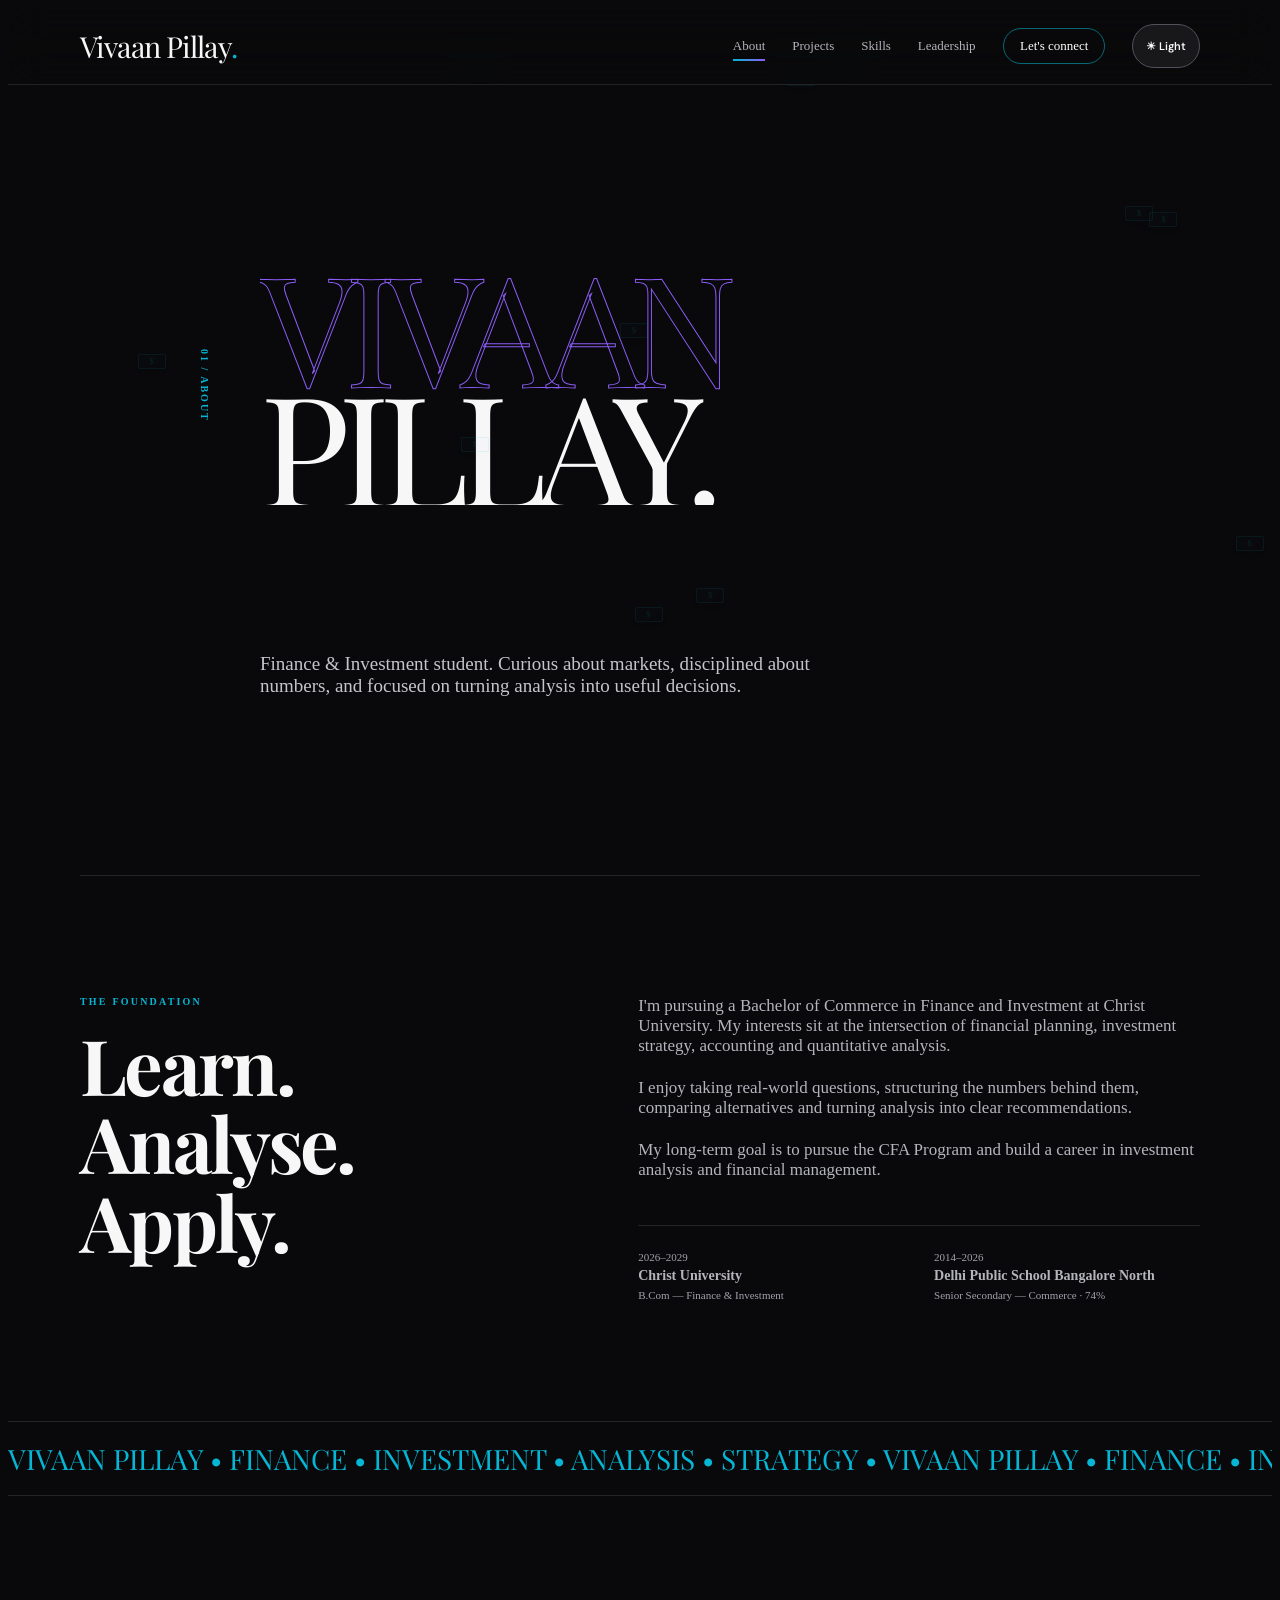
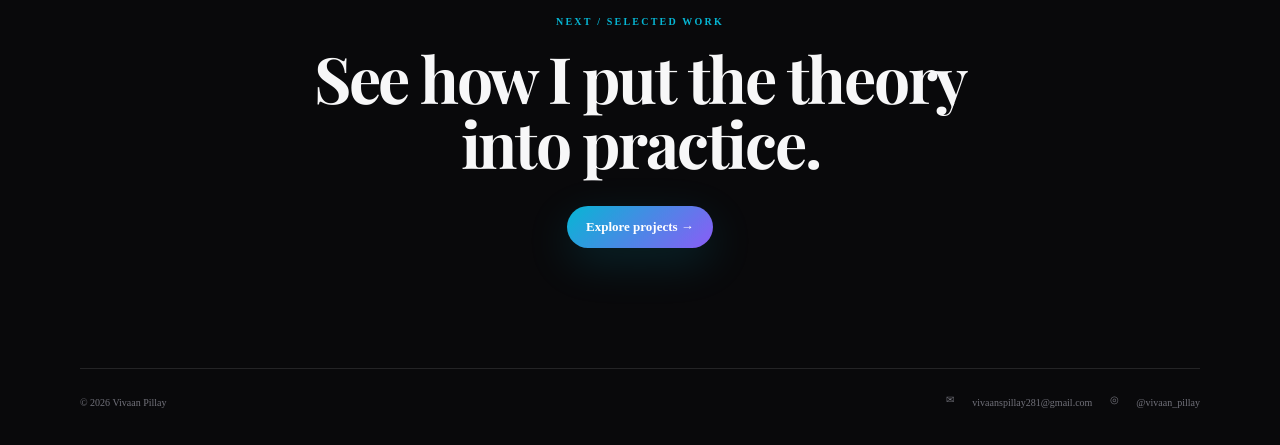
<file: about.html>
<!DOCTYPE html><html lang="en"><head><meta charset="UTF-8"><meta name="viewport" content="width=device-width,initial-scale=1.0"><title>About Vivaan Pillay | Finance & Investment</title><link rel="stylesheet" href="style.css"><style>.footer{align-items:center;gap:24px;flex-wrap:wrap}.footer-contact{display:flex;align-items:center;gap:18px;flex-wrap:wrap}.footer-contact a{display:inline-flex;align-items:center;gap:8px;color:inherit;text-decoration:none;transition:.25s}.footer-contact a:hover{color:var(--cyan)}.footer-icon{width:18px;height:18px;display:inline-block;flex:none}.footer-label{display:flex;align-items:center;gap:8px}</style></head><body class="page-about"><header class="nav-wrap"><nav class="nav container"><a class="brand" href="index.html">Vivaan Pillay<span>.</span></a><button class="menu" aria-label="Open menu">☰</button><div class="nav-links"><a href="about.html">About</a><a href="projects.html">Projects</a><a href="skills.html">Skills</a><a href="leadership.html">Leadership</a><a href="contact.html" class="nav-cta">Let's connect</a></div></nav></header><main><section class="about-hero container"><div class="about-label">01 / ABOUT</div><div class="about-title"><span class="about-outline">VIVAAN</span><span>PILLAY.</span></div><div class="about-intro">Finance & Investment student. Curious about markets, disciplined about numbers, and focused on turning analysis into useful decisions.</div></section><section class="section container split about-content"><div><p class="eyebrow">THE FOUNDATION</p><h2>Learn.<br>Analyse.<br>Apply.</h2></div><div class="about-copy"><p>I'm pursuing a Bachelor of Commerce in Finance and Investment at Christ University. My interests sit at the intersection of financial planning, investment strategy, accounting and quantitative analysis.</p><p>I enjoy taking real-world questions, structuring the numbers behind them, comparing alternatives and turning analysis into clear recommendations.</p><p>My long-term goal is to pursue the CFA Program and build a career in investment analysis and financial management.</p><div class="education"><div><span>2026–2029</span><strong>Christ University</strong><small>B.Com — Finance & Investment</small></div><div><span>2014–2026</span><strong>Delhi Public School Bangalore North</strong><small>Senior Secondary — Commerce · 74%</small></div></div></div></section><section class="about-marquee"><div>VIVAAN PILLAY • FINANCE • INVESTMENT • ANALYSIS • STRATEGY • VIVAAN PILLAY • FINANCE • INVESTMENT • ANALYSIS • STRATEGY •</div></section><section class="section container about-next"><p class="eyebrow">NEXT / SELECTED WORK</p><h2>See how I put the theory into practice.</h2><a class="button primary" href="projects.html">Explore projects →</a></section></main><footer class="footer container"><span>© 2026 Vivaan Pillay</span><div class="footer-contact"><a href="mailto:vivaanspillay281@gmail.com"><span class="footer-icon" aria-hidden="true">✉</span><span>vivaanspillay281@gmail.com</span></a><a href="https://www.instagram.com/vivaan_pillay/" target="_blank" rel="noreferrer"><span class="footer-icon" aria-hidden="true">◎</span><span>@vivaan_pillay</span></a></div></footer><script src="script.js"></script></body></html>
</file>
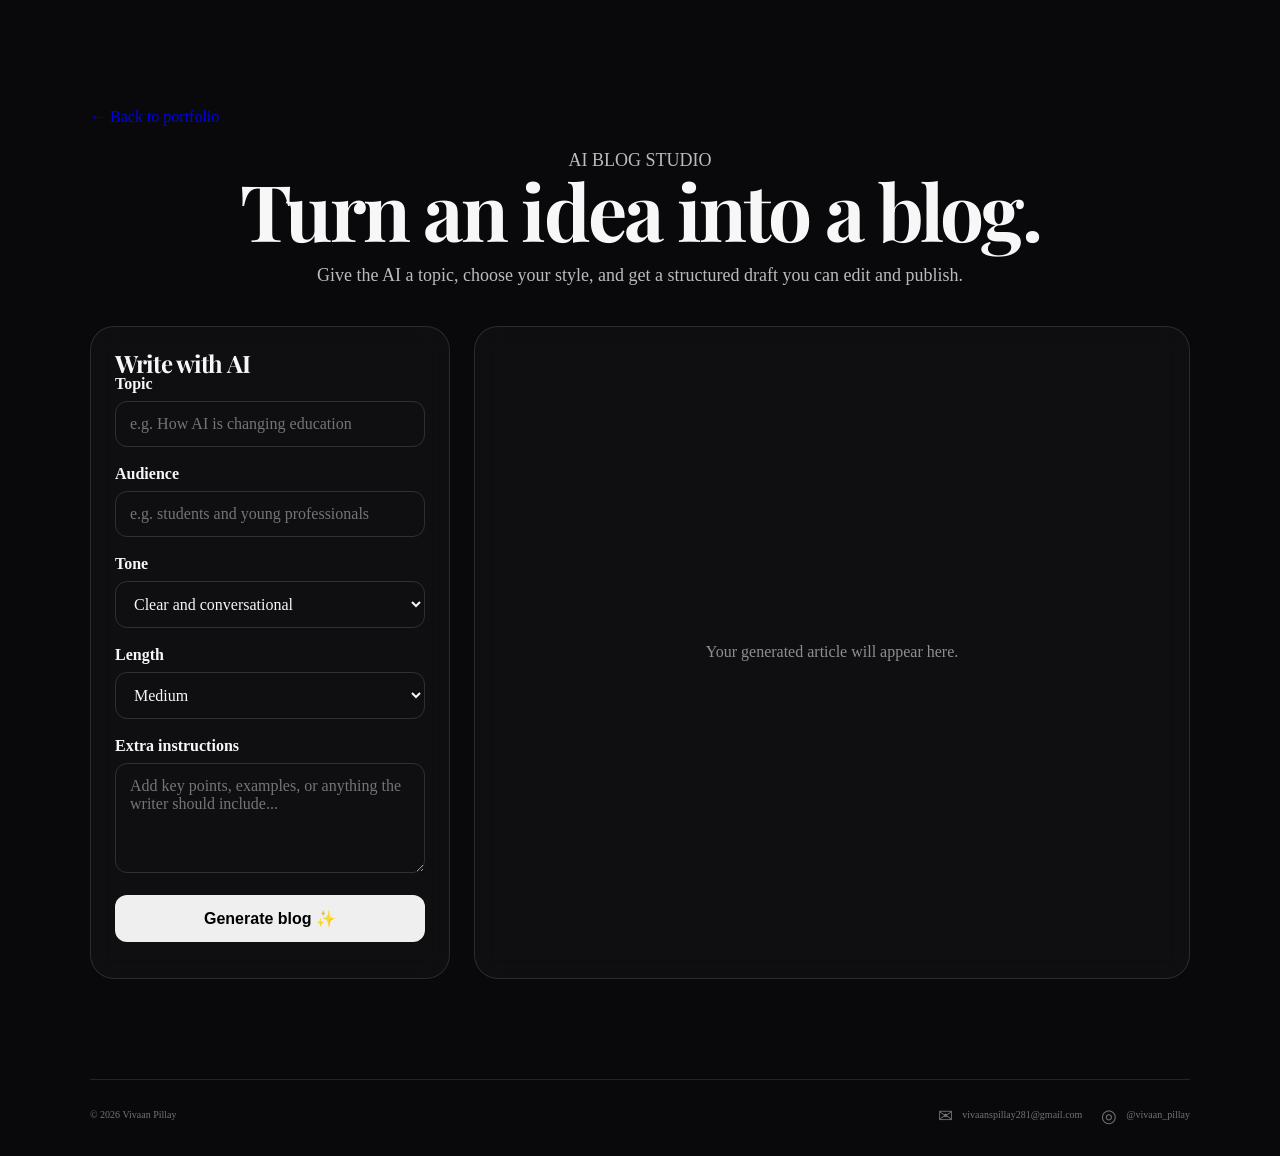
<file: blog.html>
<!DOCTYPE html>
<html lang="en">
<head>
  <meta charset="UTF-8">
  <meta name="viewport" content="width=device-width, initial-scale=1.0">
  <meta name="description" content="AI Blog Studio - generate polished blog posts with AI.">
  <title>AI Blog Studio</title>
  <link rel="stylesheet" href="style.css">
  <style>
    .blog-wrap{max-width:1100px;margin:0 auto;padding:100px 24px 70px}.blog-hero{text-align:center;margin-bottom:40px}.blog-hero h1{font-size:clamp(42px,7vw,78px);margin:0 0 14px}.blog-hero p{max-width:680px;margin:auto;opacity:.75;font-size:18px}.studio{display:grid;grid-template-columns:360px 1fr;gap:24px}.panel{border:1px solid rgba(127,127,127,.25);border-radius:24px;padding:24px;background:rgba(127,127,127,.06);backdrop-filter:blur(12px)}.panel h2{margin-top:0}.field{margin:0 0 18px}.field label{display:block;font-weight:600;margin-bottom:8px}.field input,.field textarea,.field select{width:100%;box-sizing:border-box;padding:13px 14px;border-radius:12px;border:1px solid rgba(127,127,127,.3);background:transparent;color:inherit;font:inherit}.field textarea{min-height:110px;resize:vertical}.generate{width:100%;padding:14px 18px;border:0;border-radius:12px;cursor:pointer;font-weight:700;font-size:16px}.status{font-size:13px;opacity:.7;margin-top:12px}.output{min-height:560px}.output h2{font-size:34px;margin-bottom:10px}.meta{opacity:.65;font-size:13px;margin-bottom:28px}.content{line-height:1.8;font-size:17px}.content h1,.content h2,.content h3{line-height:1.25}.content ul{padding-left:24px}.empty{height:100%;min-height:500px;display:grid;place-items:center;text-align:center;opacity:.55}.back{display:inline-block;margin-bottom:24px;text-decoration:none}.site-footer{width:min(1100px,calc(100% - 48px));margin:30px auto 0;padding:25px 0;border-top:1px solid var(--line);display:flex;justify-content:space-between;align-items:center;gap:24px;flex-wrap:wrap;font-size:10px;color:#71717a}.site-footer-contact{display:flex;align-items:center;gap:18px;flex-wrap:wrap}.site-footer-contact a{display:inline-flex;align-items:center;gap:8px;color:inherit;text-decoration:none;transition:.25s}.site-footer-contact a:hover{color:var(--cyan)}.site-footer-icon{width:18px;height:18px;display:inline-grid;place-items:center;font-size:18px}@media(max-width:800px){.studio{grid-template-columns:1fr}.blog-wrap{padding-top:70px}.output{min-height:400px}.site-footer{flex-direction:column;align-items:flex-start}}
  </style>
</head>
<body>
  <main class="blog-wrap">
    <a class="back" href="index.html">← Back to portfolio</a>
    <section class="blog-hero">
      <p>AI BLOG STUDIO</p>
      <h1>Turn an idea into a blog.</h1>
      <p>Give the AI a topic, choose your style, and get a structured draft you can edit and publish.</p>
    </section>
    <section class="studio">
      <div class="panel">
        <h2>Write with AI</h2>
        <form id="blogForm">
          <div class="field"><label for="topic">Topic</label><input id="topic" required placeholder="e.g. How AI is changing education"></div>
          <div class="field"><label for="audience">Audience</label><input id="audience" placeholder="e.g. students and young professionals"></div>
          <div class="field"><label for="tone">Tone</label><select id="tone"><option>Clear and conversational</option><option>Professional</option><option>Bold and energetic</option><option>Friendly and casual</option></select></div>
          <div class="field"><label for="length">Length</label><select id="length"><option>Short</option><option selected>Medium</option><option>Long</option></select></div>
          <div class="field"><label for="notes">Extra instructions</label><textarea id="notes" placeholder="Add key points, examples, or anything the writer should include..."></textarea></div>
          <button class="generate" type="submit">Generate blog ✨</button>
          <div class="status" id="status"></div>
        </form>
      </div>
      <article class="panel output" id="output">
        <div class="empty">Your generated article will appear here.</div>
      </article>
    </section>
  </main>
  <footer class="site-footer"><span>© 2026 Vivaan Pillay</span><div class="site-footer-contact"><a href="mailto:vivaanspillay281@gmail.com"><span class="site-footer-icon" aria-hidden="true">✉</span><span>vivaanspillay281@gmail.com</span></a><a href="https://www.instagram.com/vivaan_pillay/" target="_blank" rel="noreferrer"><span class="site-footer-icon" aria-hidden="true">◎</span><span>@vivaan_pillay</span></a></div></footer>
  <script src="blog.js"></script>
</body>
</html>
</file>
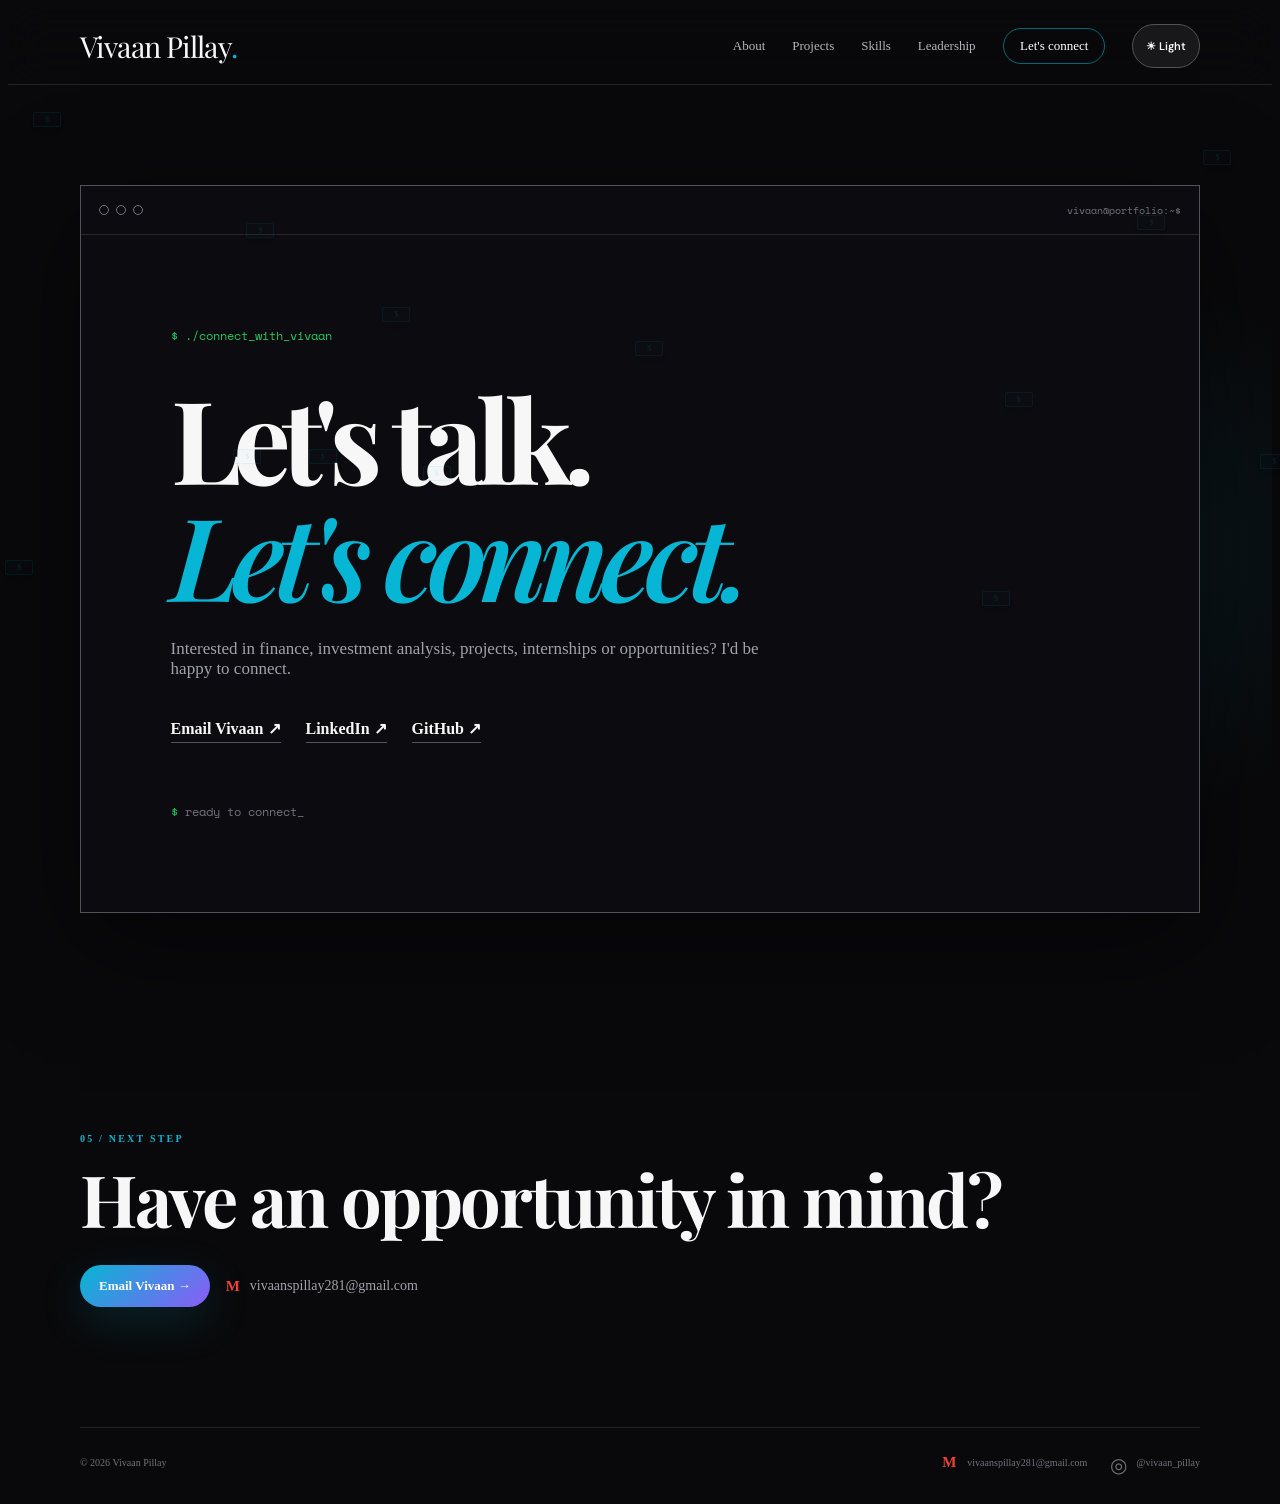
<file: contact.html>
<!DOCTYPE html><html lang="en"><head><meta charset="UTF-8"><meta name="viewport" content="width=device-width,initial-scale=1.0"><title>Contact Vivaan Pillay | Finance & Investment</title><link rel="stylesheet" href="style.css"><style>.footer{align-items:center;gap:24px;flex-wrap:wrap}.footer-contact{display:flex;align-items:center;gap:22px;flex-wrap:wrap}.footer-contact a{display:inline-flex;align-items:center;gap:9px;color:inherit;text-decoration:none;transition:.25s}.footer-contact a:hover{color:var(--cyan)}.footer-icon{width:18px;height:18px;display:inline-grid;place-items:center;flex:none}.gmail-icon{font-size:15px;font-weight:800;color:#EA4335}.instagram-icon{font-size:20px}.next-email{display:inline-flex;align-items:center;gap:14px;flex-wrap:wrap}.next-email-address{display:inline-flex;align-items:center;gap:8px;color:var(--muted);font-size:14px;text-decoration:none}.next-email-address:hover{color:var(--cyan)}@media(max-width:800px){.next-email{align-items:flex-start;flex-direction:column;gap:10px}}</style></head><body class="page-contact"><header class="nav-wrap"><nav class="nav container"><a class="brand" href="index.html">Vivaan Pillay<span>.</span></a><button class="menu" aria-label="Open menu">☰</button><div class="nav-links"><a href="about.html">About</a><a href="projects.html">Projects</a><a href="skills.html">Skills</a><a href="leadership.html">Leadership</a><a href="contact.html" class="nav-cta">Let's connect</a></div></nav></header><main><section class="contact-terminal"><div class="container"><div class="terminal-window"><div class="terminal-bar"><span></span><span></span><span></span><b>vivaan@portfolio:~$</b></div><div class="terminal-content"><p class="terminal-line">$ ./connect_with_vivaan</p><h1>Let's talk.<br><em>Let's connect.</em></h1><p class="terminal-copy">Interested in finance, investment analysis, projects, internships or opportunities? I'd be happy to connect.</p><div class="contact-links"><a href="mailto:vivaanspillay281@gmail.com">Email Vivaan ↗</a><a href="https://www.linkedin.com/in/vivaan-pillay-29701441b/" target="_blank" rel="noreferrer">LinkedIn ↗</a><a href="https://github.com/vivaanspillay281-jpg" target="_blank" rel="noreferrer">GitHub ↗</a></div><p class="terminal-cursor">$ <span>ready to connect_</span></p></div></div></div></section><section class="section container contact-next"><p class="eyebrow">05 / NEXT STEP</p><h2>Have an opportunity in mind?</h2><div class="next-email"><a class="button primary" href="mailto:vivaanspillay281@gmail.com">Email Vivaan →</a><a class="next-email-address" href="mailto:vivaanspillay281@gmail.com"><span class="footer-icon gmail-icon" aria-hidden="true">M</span><span>vivaanspillay281@gmail.com</span></a></div></section></main><footer class="footer container"><span>© 2026 Vivaan Pillay</span><div class="footer-contact"><a href="mailto:vivaanspillay281@gmail.com"><span class="footer-icon gmail-icon" aria-hidden="true">M</span><span>vivaanspillay281@gmail.com</span></a><a href="https://www.instagram.com/vivaan_pillay/" target="_blank" rel="noreferrer"><span class="footer-icon instagram-icon" aria-hidden="true">◎</span><span>@vivaan_pillay</span></a></div></footer><script src="script.js"></script></body></html>
</file>
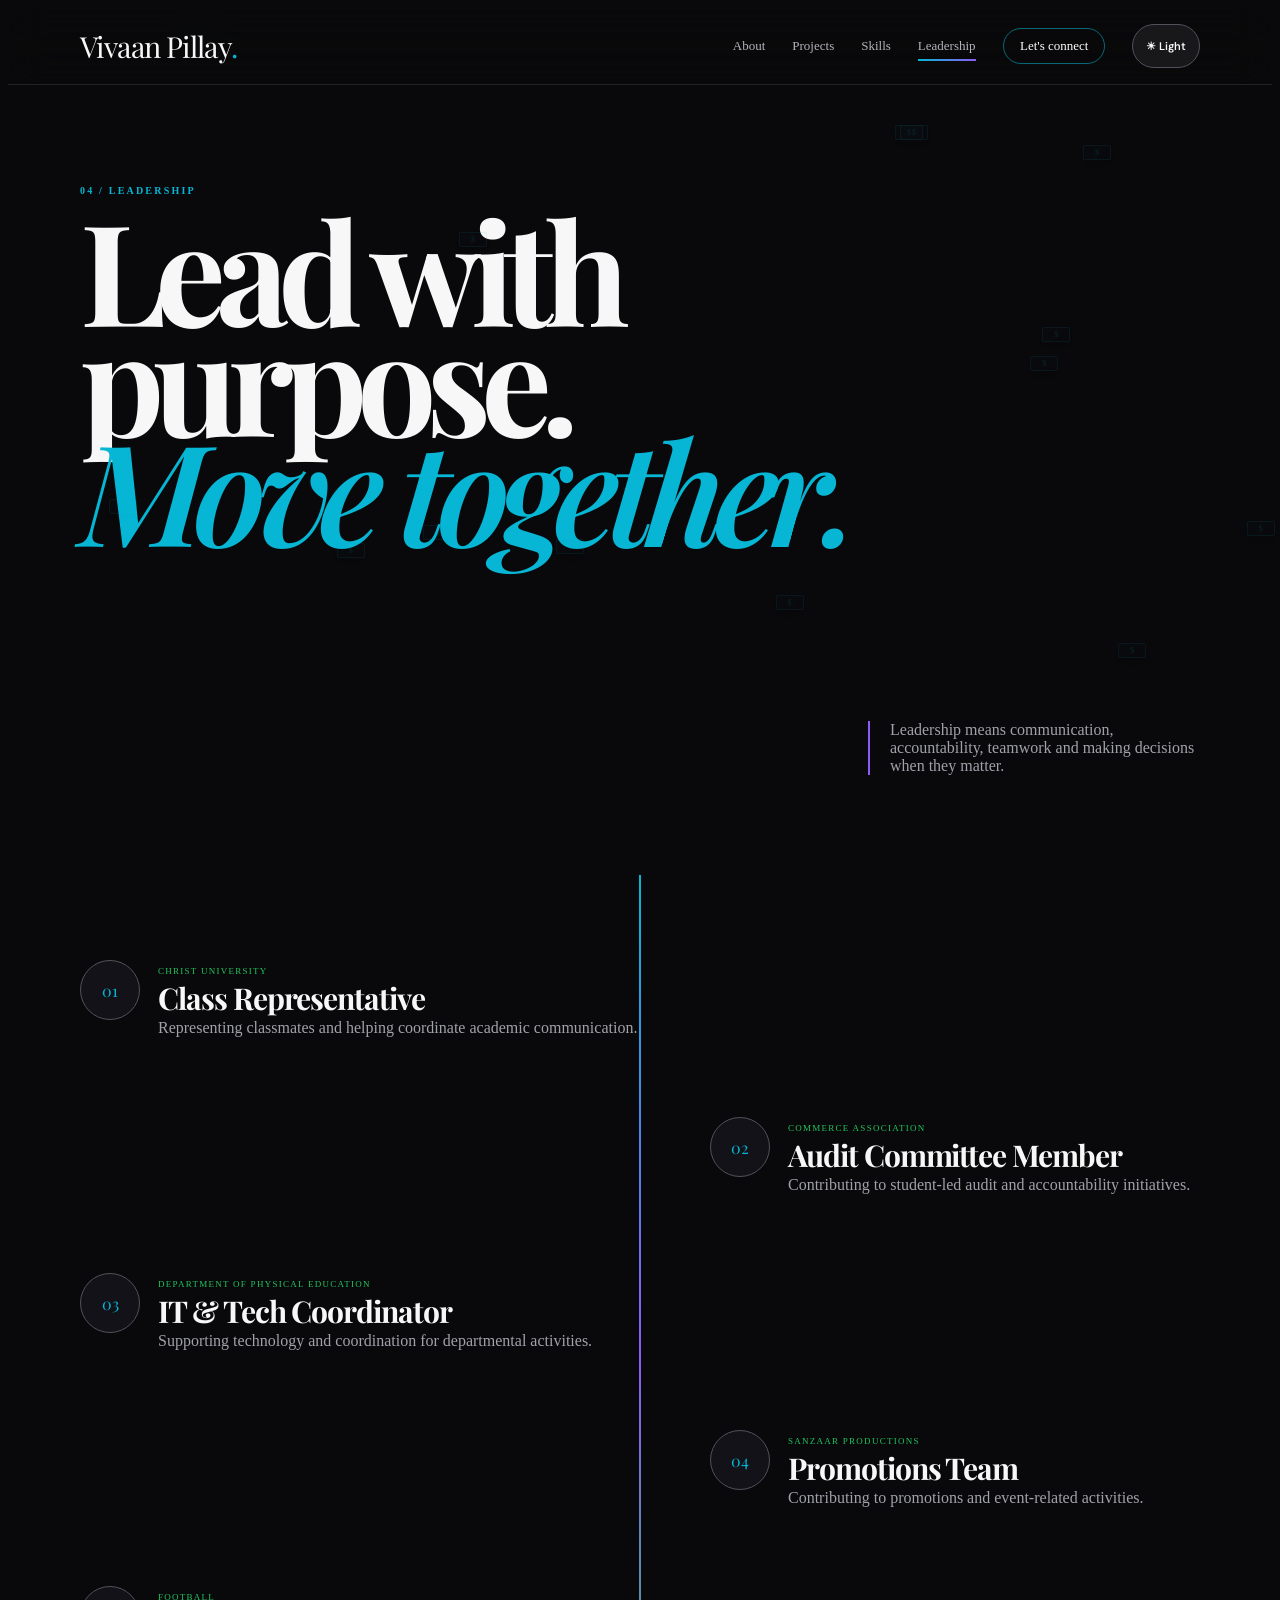
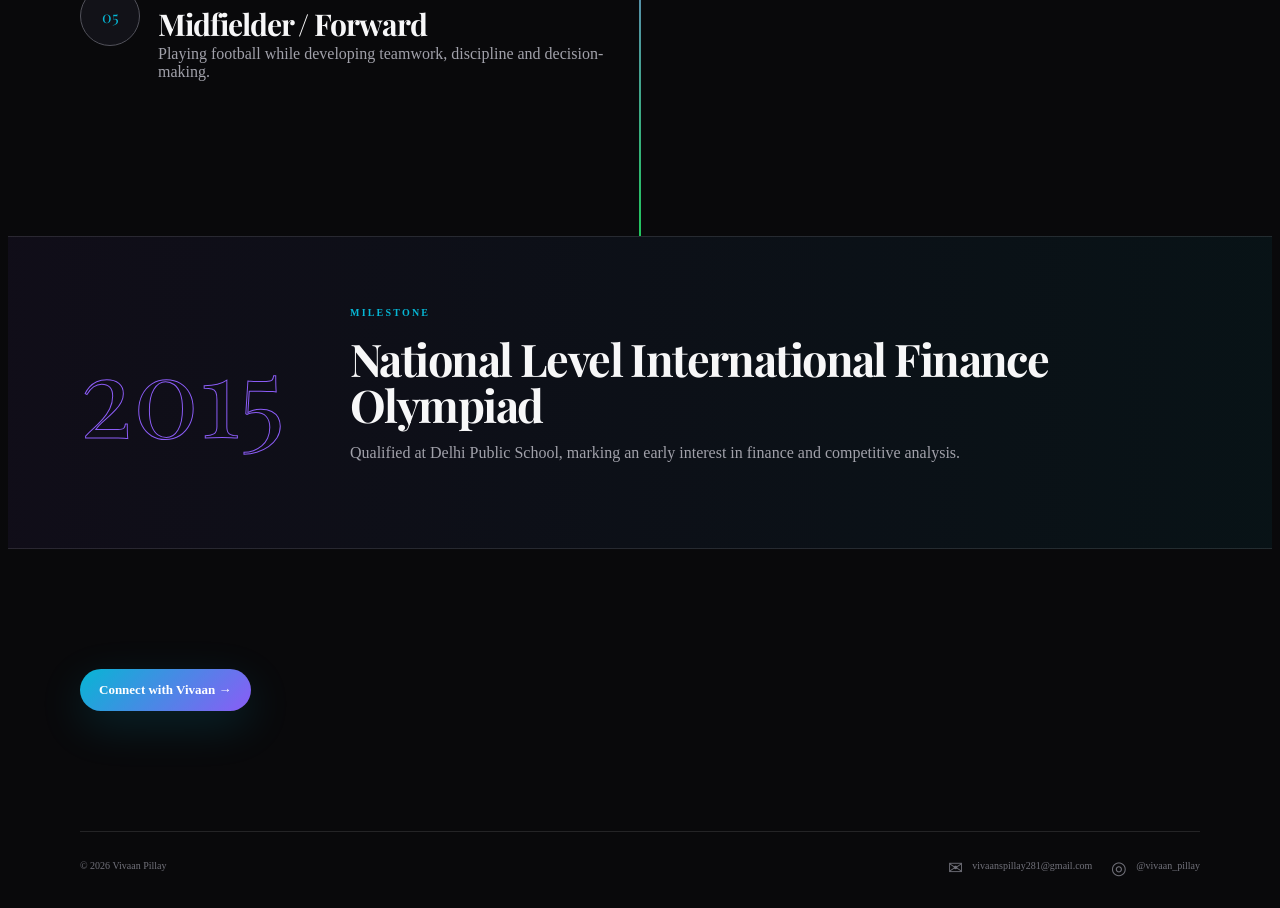
<file: leadership.html>
<!DOCTYPE html><html lang="en"><head><meta charset="UTF-8"><meta name="viewport" content="width=device-width,initial-scale=1.0"><title>Leadership | Vivaan Pillay</title><link rel="stylesheet" href="style.css"><style>.footer{align-items:center;gap:24px;flex-wrap:wrap}.footer-contact{display:flex;align-items:center;gap:18px;flex-wrap:wrap}.footer-contact a{display:inline-flex;align-items:center;gap:8px;color:inherit;text-decoration:none;transition:.25s}.footer-contact a:hover{color:var(--cyan)}.footer-icon{width:18px;height:18px;display:inline-grid;place-items:center;font-size:18px}</style></head><body class="page-leadership"><header class="nav-wrap"><nav class="nav container"><a class="brand" href="index.html">Vivaan Pillay<span>.</span></a><button class="menu" aria-label="Open menu">☰</button><div class="nav-links"><a href="about.html">About</a><a href="projects.html">Projects</a><a href="skills.html">Skills</a><a href="leadership.html">Leadership</a><a href="contact.html" class="nav-cta">Let's connect</a></div></nav></header><main><section class="lead-hero container"><p class="eyebrow">04 / LEADERSHIP</p><h1>Lead with<br>purpose.<br><em>Move together.</em></h1><div class="lead-hero-note">Leadership means communication, accountability, teamwork and making decisions when they matter.</div></section><section class="timeline-unique container"><div class="timeline-line"></div><div class="lead-item"><div class="lead-dot">01</div><div><span>CHRIST UNIVERSITY</span><h2>Class Representative</h2><p>Representing classmates and helping coordinate academic communication.</p></div></div><div class="lead-item offset"><div class="lead-dot">02</div><div><span>COMMERCE ASSOCIATION</span><h2>Audit Committee Member</h2><p>Contributing to student-led audit and accountability initiatives.</p></div></div><div class="lead-item"><div class="lead-dot">03</div><div><span>DEPARTMENT OF PHYSICAL EDUCATION</span><h2>IT & Tech Coordinator</h2><p>Supporting technology and coordination for departmental activities.</p></div></div><div class="lead-item offset"><div class="lead-dot">04</div><div><span>SANZAAR PRODUCTIONS</span><h2>Promotions Team</h2><p>Contributing to promotions and event-related activities.</p></div></div><div class="lead-item"><div class="lead-dot">05</div><div><span>FOOTBALL</span><h2>Midfielder / Forward</h2><p>Playing football while developing teamwork, discipline and decision-making.</p></div></div></section><section class="achievement-banner"><div class="container"><div class="achievement-year">2015</div><div><p class="eyebrow">MILESTONE</p><h2>National Level International Finance Olympiad</h2><p>Qualified at Delhi Public School, marking an early interest in finance and competitive analysis.</p></div></div></section><section class="section container"><a class="button primary" href="contact.html">Connect with Vivaan →</a></section></main><footer class="footer container"><span>© 2026 Vivaan Pillay</span><div class="footer-contact"><a href="mailto:vivaanspillay281@gmail.com"><span class="footer-icon" aria-hidden="true">✉</span><span>vivaanspillay281@gmail.com</span></a><a href="https://www.instagram.com/vivaan_pillay/" target="_blank" rel="noreferrer"><span class="footer-icon" aria-hidden="true">◎</span><span>@vivaan_pillay</span></a></div></footer><script src="script.js"></script></body></html>
</file>
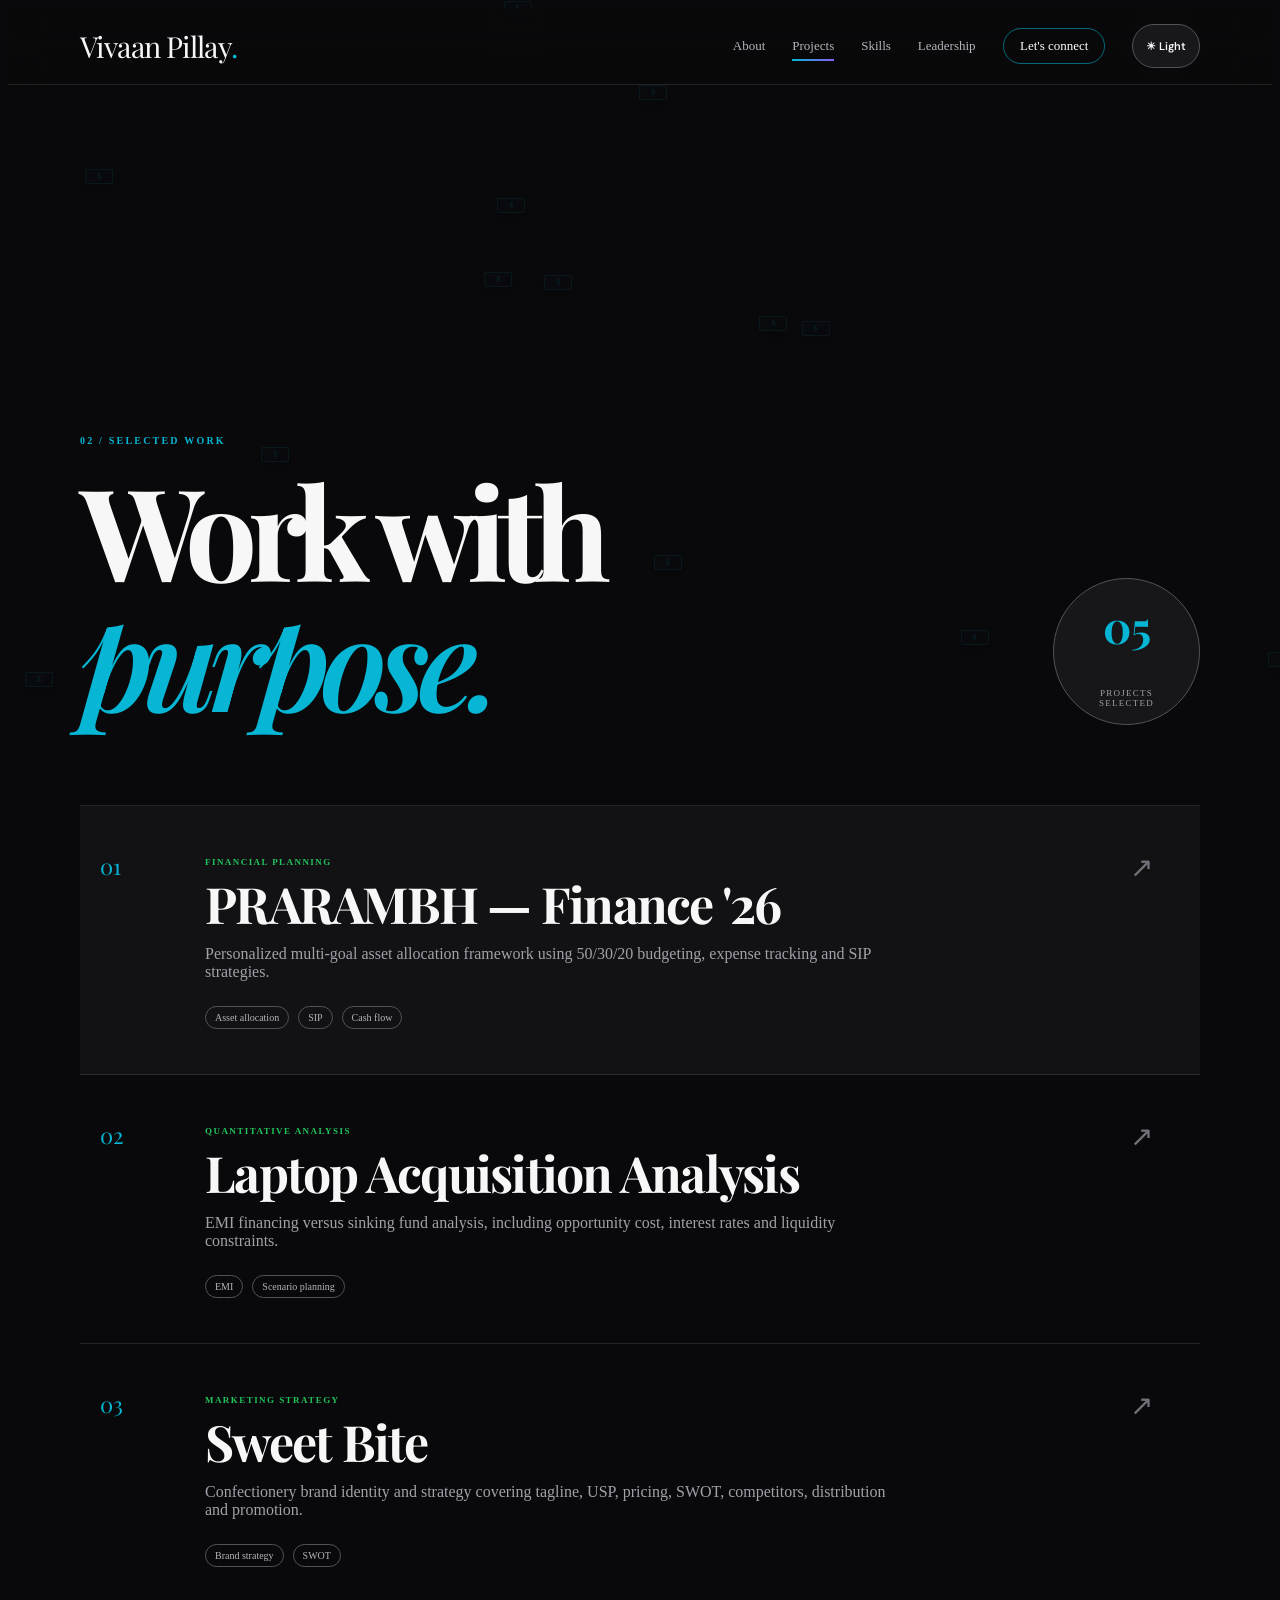
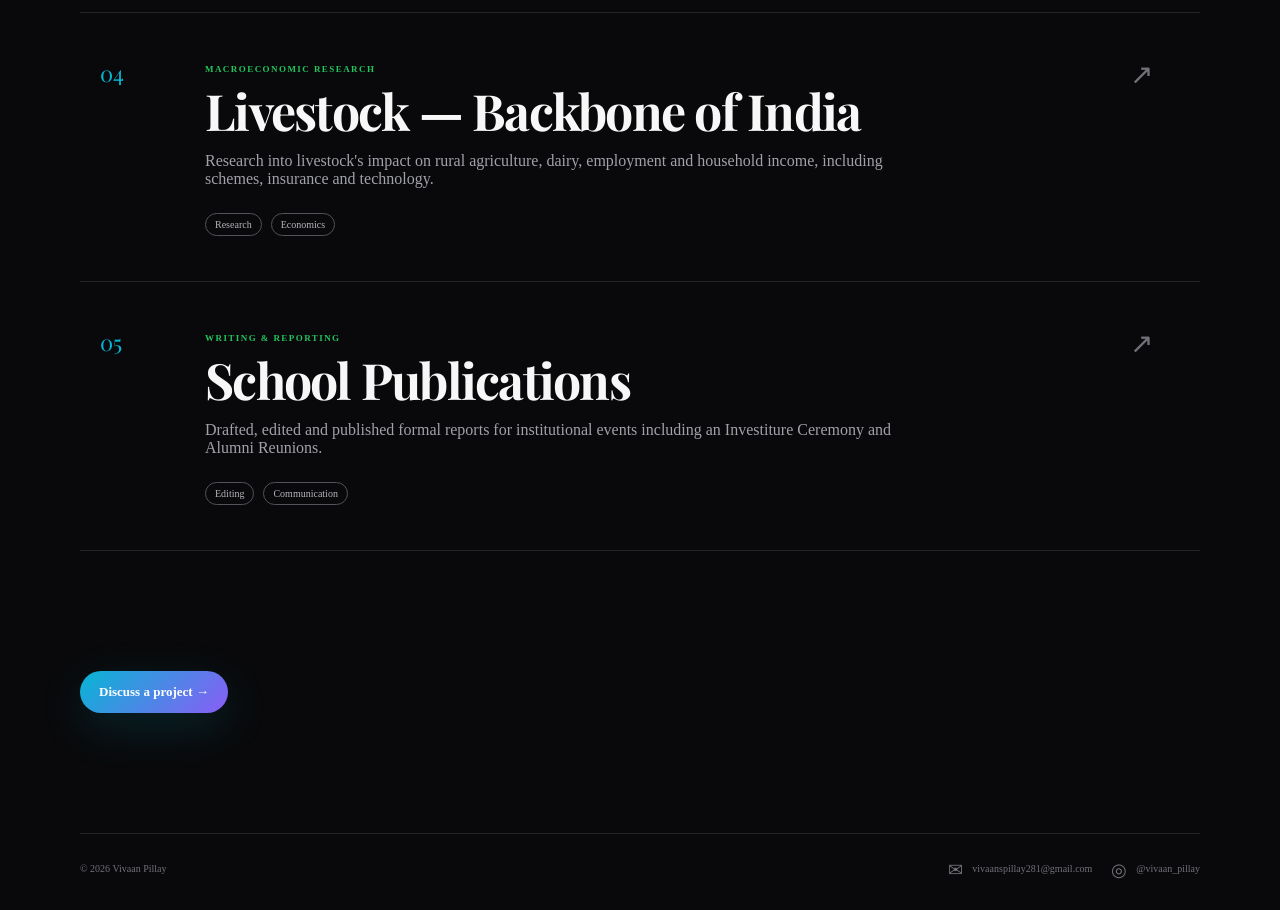
<file: projects.html>
<!DOCTYPE html><html lang="en"><head><meta charset="UTF-8"><meta name="viewport" content="width=device-width,initial-scale=1.0"><title>Projects | Vivaan Pillay</title><link rel="stylesheet" href="style.css"><style>.footer{align-items:center;gap:24px;flex-wrap:wrap}.footer-contact{display:flex;align-items:center;gap:18px;flex-wrap:wrap}.footer-contact a{display:inline-flex;align-items:center;gap:8px;color:inherit;text-decoration:none;transition:.25s}.footer-contact a:hover{color:var(--cyan)}.footer-icon{width:18px;height:18px;display:inline-grid;place-items:center;font-size:18px}.footer-label{display:flex;align-items:center;gap:8px}</style></head><body class="page-projects"><header class="nav-wrap"><nav class="nav container"><a class="brand" href="index.html">Vivaan Pillay<span>.</span></a><button class="menu" aria-label="Open menu">☰</button><div class="nav-links"><a href="about.html">About</a><a href="projects.html">Projects</a><a href="skills.html">Skills</a><a href="leadership.html">Leadership</a><a href="contact.html" class="nav-cta">Let's connect</a></div></nav></header><main><section class="project-hero container"><div><p class="eyebrow">02 / SELECTED WORK</p><h1>Work with<br><em>purpose.</em></h1></div><div class="project-counter"><strong>05</strong><span>PROJECTS<br>SELECTED</span></div></section><section class="case-list container"><article class="case featured"><div class="case-index">01</div><div class="case-body"><span class="tag">FINANCIAL PLANNING</span><h2>PRARAMBH — Finance '26</h2><p>Personalized multi-goal asset allocation framework using 50/30/20 budgeting, expense tracking and SIP strategies.</p><div class="project-meta"><span>Asset allocation</span><span>SIP</span><span>Cash flow</span></div></div><div class="case-arrow">↗</div></article><article class="case"><div class="case-index">02</div><div class="case-body"><span class="tag">QUANTITATIVE ANALYSIS</span><h2>Laptop Acquisition Analysis</h2><p>EMI financing versus sinking fund analysis, including opportunity cost, interest rates and liquidity constraints.</p><div class="project-meta"><span>EMI</span><span>Scenario planning</span></div></div><div class="case-arrow">↗</div></article><article class="case"><div class="case-index">03</div><div class="case-body"><span class="tag">MARKETING STRATEGY</span><h2>Sweet Bite</h2><p>Confectionery brand identity and strategy covering tagline, USP, pricing, SWOT, competitors, distribution and promotion.</p><div class="project-meta"><span>Brand strategy</span><span>SWOT</span></div></div><div class="case-arrow">↗</div></article><article class="case"><div class="case-index">04</div><div class="case-body"><span class="tag">MACROECONOMIC RESEARCH</span><h2>Livestock — Backbone of India</h2><p>Research into livestock's impact on rural agriculture, dairy, employment and household income, including schemes, insurance and technology.</p><div class="project-meta"><span>Research</span><span>Economics</span></div></div><div class="case-arrow">↗</div></article><article class="case"><div class="case-index">05</div><div class="case-body"><span class="tag">WRITING & REPORTING</span><h2>School Publications</h2><p>Drafted, edited and published formal reports for institutional events including an Investiture Ceremony and Alumni Reunions.</p><div class="project-meta"><span>Editing</span><span>Communication</span></div></div><div class="case-arrow">↗</div></article></section><section class="section container"><a class="button primary" href="contact.html">Discuss a project →</a></section></main><footer class="footer container"><span>© 2026 Vivaan Pillay</span><div class="footer-contact"><a href="mailto:vivaanspillay281@gmail.com"><span class="footer-icon" aria-hidden="true">✉</span><span>vivaanspillay281@gmail.com</span></a><a href="https://www.instagram.com/vivaan_pillay/" target="_blank" rel="noreferrer"><span class="footer-icon" aria-hidden="true">◎</span><span>@vivaan_pillay</span></a></div></footer><script src="script.js"></script></body></html>
</file>
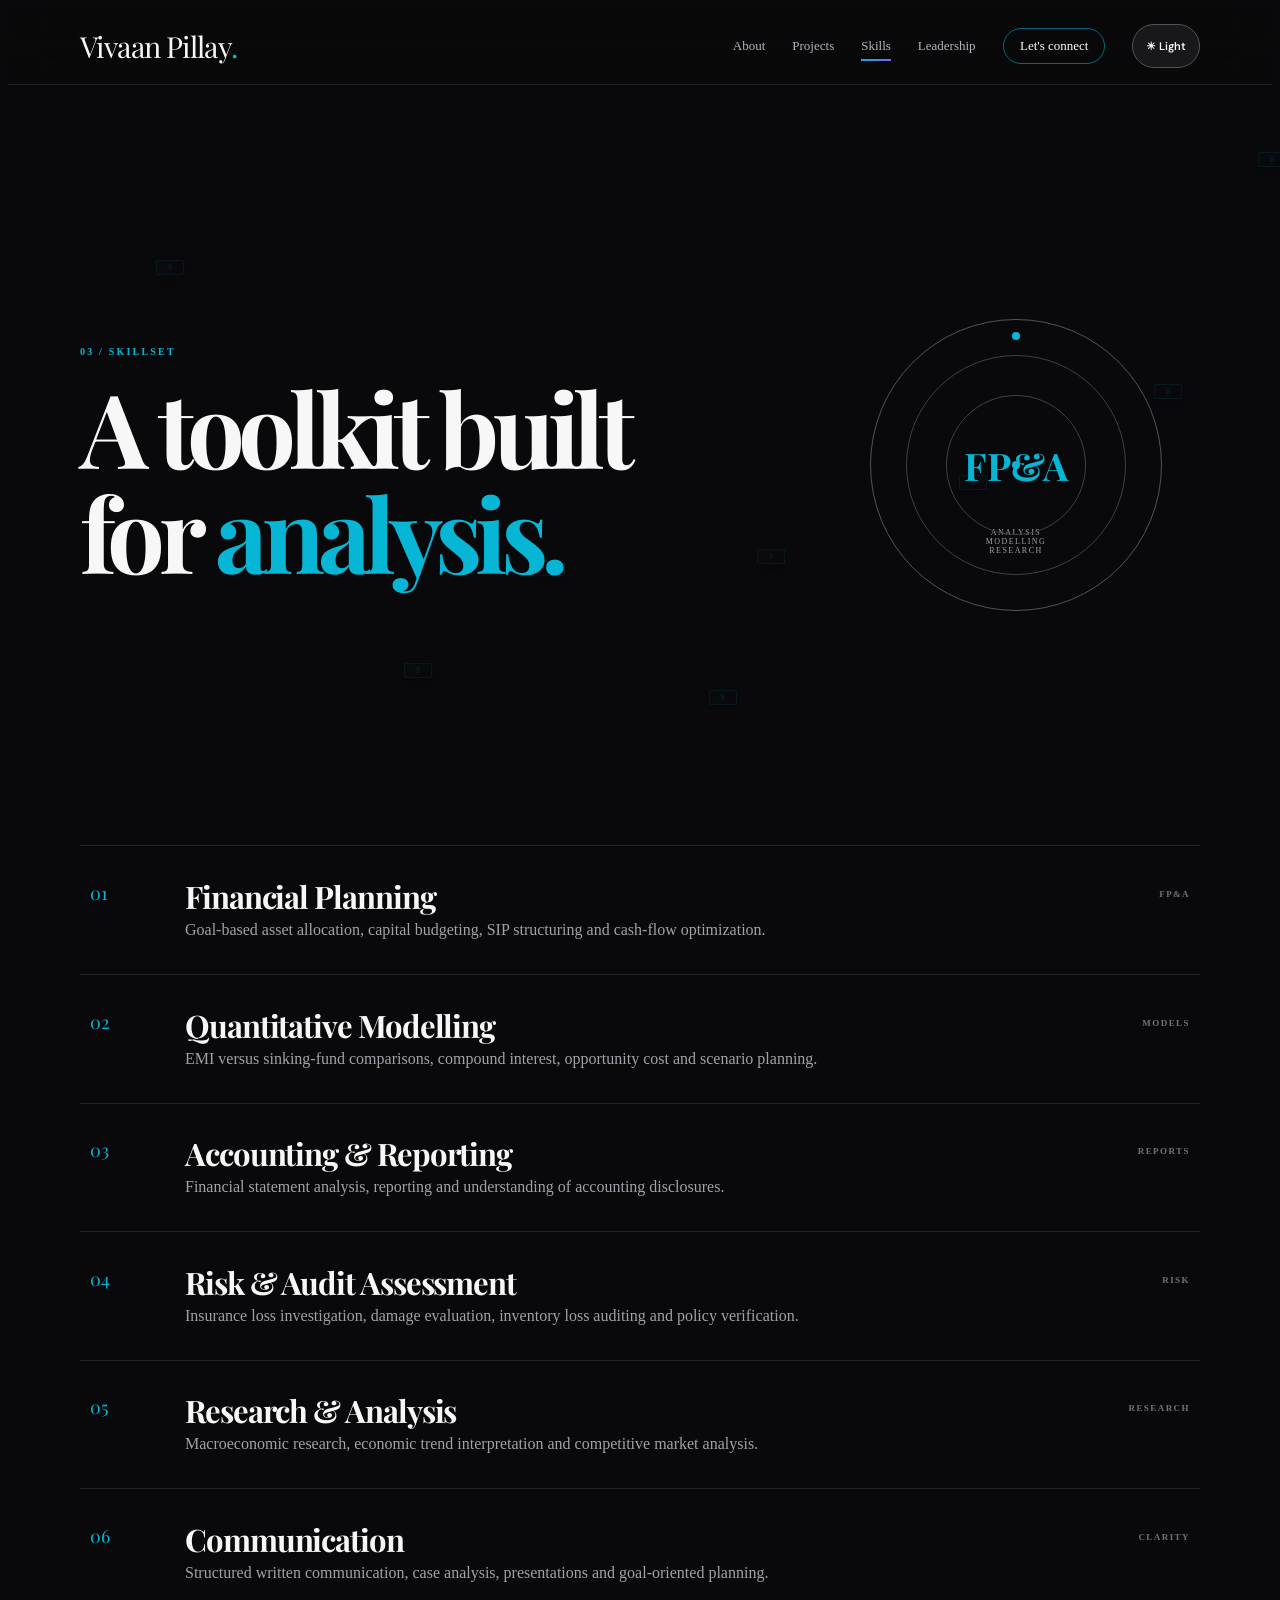
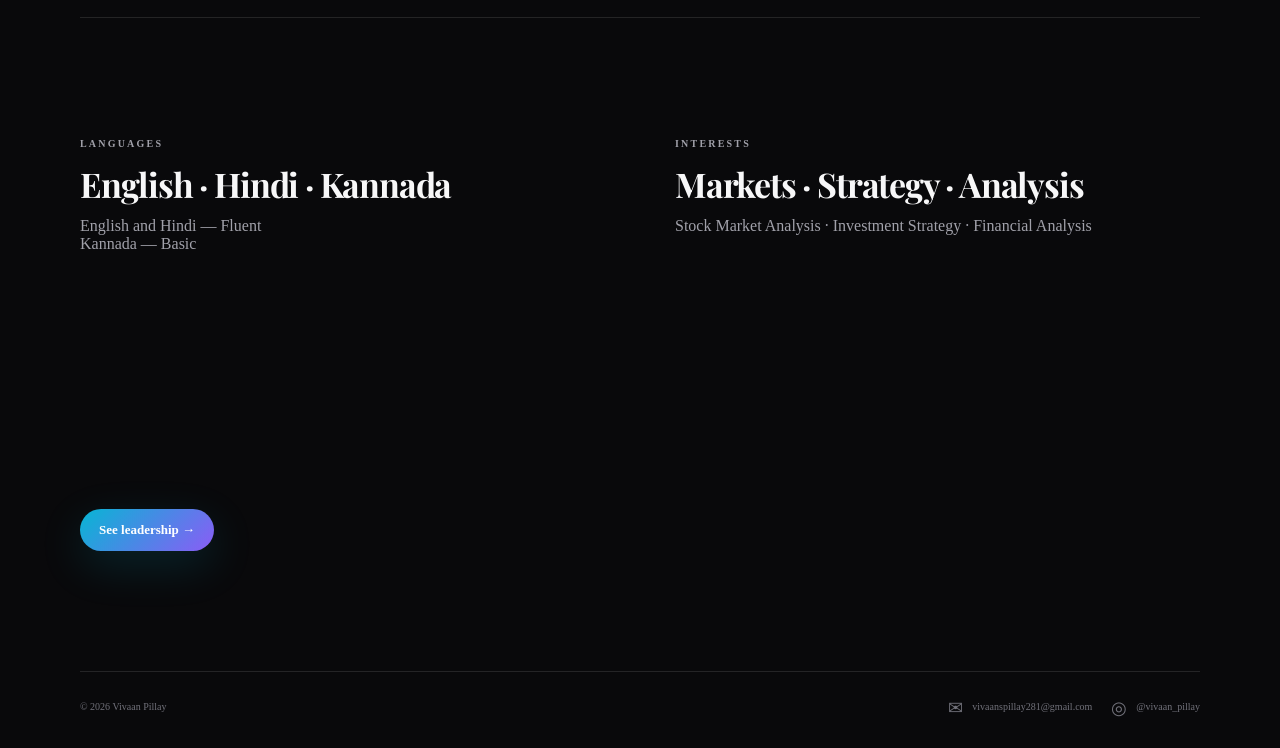
<file: skills.html>
<!DOCTYPE html><html lang="en"><head><meta charset="UTF-8"><meta name="viewport" content="width=device-width,initial-scale=1.0"><title>Skills | Vivaan Pillay</title><link rel="stylesheet" href="style.css"><style>.footer{align-items:center;gap:24px;flex-wrap:wrap}.footer-contact{display:flex;align-items:center;gap:18px;flex-wrap:wrap}.footer-contact a{display:inline-flex;align-items:center;gap:8px;color:inherit;text-decoration:none;transition:.25s}.footer-contact a:hover{color:var(--cyan)}.footer-icon{width:18px;height:18px;display:inline-grid;place-items:center;font-size:18px}</style></head><body class="page-skills"><header class="nav-wrap"><nav class="nav container"><a class="brand" href="index.html">Vivaan Pillay<span>.</span></a><button class="menu" aria-label="Open menu">☰</button><div class="nav-links"><a href="about.html">About</a><a href="projects.html">Projects</a><a href="skills.html">Skills</a><a href="leadership.html">Leadership</a><a href="contact.html" class="nav-cta">Let's connect</a></div></nav></header><main><section class="skills-hero container"><div><p class="eyebrow">03 / SKILLSET</p><h1>A toolkit built<br>for <span>analysis.</span></h1></div><div class="skill-orbit"><i></i><i></i><b>FP&A</b><small>ANALYSIS<br>MODELLING<br>RESEARCH</small></div></section><section class="skills-showcase container"><div class="skill-row"><span>01</span><div><h2>Financial Planning</h2><p>Goal-based asset allocation, capital budgeting, SIP structuring and cash-flow optimization.</p></div><strong>FP&A</strong></div><div class="skill-row"><span>02</span><div><h2>Quantitative Modelling</h2><p>EMI versus sinking-fund comparisons, compound interest, opportunity cost and scenario planning.</p></div><strong>MODELS</strong></div><div class="skill-row"><span>03</span><div><h2>Accounting & Reporting</h2><p>Financial statement analysis, reporting and understanding of accounting disclosures.</p></div><strong>REPORTS</strong></div><div class="skill-row"><span>04</span><div><h2>Risk & Audit Assessment</h2><p>Insurance loss investigation, damage evaluation, inventory loss auditing and policy verification.</p></div><strong>RISK</strong></div><div class="skill-row"><span>05</span><div><h2>Research & Analysis</h2><p>Macroeconomic research, economic trend interpretation and competitive market analysis.</p></div><strong>RESEARCH</strong></div><div class="skill-row"><span>06</span><div><h2>Communication</h2><p>Structured written communication, case analysis, presentations and goal-oriented planning.</p></div><strong>CLARITY</strong></div></section><section class="section container skill-details"><div><p class="eyebrow">LANGUAGES</p><h2>English · Hindi · Kannada</h2><p>English and Hindi — Fluent<br>Kannada — Basic</p></div><div><p class="eyebrow">INTERESTS</p><h2>Markets · Strategy · Analysis</h2><p>Stock Market Analysis · Investment Strategy · Financial Analysis</p></div></section><section class="section container"><a class="button primary" href="leadership.html">See leadership →</a></section></main><footer class="footer container"><span>© 2026 Vivaan Pillay</span><div class="footer-contact"><a href="mailto:vivaanspillay281@gmail.com"><span class="footer-icon" aria-hidden="true">✉</span><span>vivaanspillay281@gmail.com</span></a><a href="https://www.instagram.com/vivaan_pillay/" target="_blank" rel="noreferrer"><span class="footer-icon" aria-hidden="true">◎</span><span>@vivaan_pillay</span></a></div></footer><script src="script.js"></script></body></html>
</file>
<file: style.css>
@import url('https://fonts.googleapis.com/css2?family=DM+Sans:wght@400;500;600;700&family=Playfair+Display:wght@600;700&family=Space+Mono:wght@400;700&display=swap');:root{--bg:#09090B;--bg2:#121218;--surface:#18181d;--surface2:#27272A;--text:#f7f7f8;--muted:#a1a1aa;--line:rgba(255,255,255,.11);--cyan:#06B6D4;--violet:#8B5CF6;--green:#22C55E;--gold:#e5e7eb}html[data-theme="light"]{--bg:#f7f8fb;--bg2:#fff;--surface:#fff;--surface2:#eef1f5;--text:#111827;--muted:#4b5563;--line:rgba(17,24,39,.14);--cyan:#0891b2;--violet:#7c3aed;--green:#16a34a;--gold:#111827;color-scheme:light}html[data-theme="dark"]{color-scheme:dark}html,body{background:var(--bg);color:var(--text)}html[data-theme="light"] body{background:var(--bg);color:var(--text)}html[data-theme="light"] body:before{background:radial-gradient(circle at 20% 30%,rgba(8,145,178,.10),transparent 22%),radial-gradient(circle at 78% 22%,rgba(124,58,237,.08),transparent 24%),radial-gradient(circle at 60% 85%,rgba(22,163,74,.06),transparent 20%)}html[data-theme="light"] body:after{opacity:.28;background-image:linear-gradient(rgba(17,24,39,.05) 1px,transparent 1px),linear-gradient(90deg,rgba(17,24,39,.05) 1px,transparent 1px)}html[data-theme="light"] .nav-wrap{background:rgba(255,255,255,.84);border-bottom-color:rgba(17,24,39,.12)}html[data-theme="light"] .brand,html[data-theme="light"] .nav-links a,html[data-theme="light"] .menu{color:var(--text)}html[data-theme="light"] .nav-links a{color:#4b5563}html[data-theme="light"] .nav-links a:hover{color:#111827}.theme-toggle{display:inline-flex;align-items:center;justify-content:center;gap:7px;min-height:44px;border:1px solid #52525b;background:rgba(39,39,42,.55);color:var(--text);padding:9px 13px;border-radius:999px;font:600 11px 'DM Sans',sans-serif;cursor:pointer;transition:.3s;white-space:nowrap}.theme-toggle:hover{border-color:var(--cyan);color:var(--cyan);transform:translateY(-2px)}html[data-theme="light"] .theme-toggle{background:#fff;border-color:#9ca3af;color:#111827}html[data-theme="light"] .theme-toggle:hover{border-color:var(--cyan);color:var(--cyan)}html[data-theme="light"] .nav-cta{color:#111827!important;border-color:rgba(8,145,178,.55)}html[data-theme="light"] .nav-cta:hover{background:var(--cyan);color:#fff!important}html[data-theme="light"] .ghost{border-color:#9ca3af;color:#111827}html[data-theme="light"] .ghost:hover{border-color:var(--cyan);color:var(--cyan)}html[data-theme="light"] .about-intro,html[data-theme="light"] .about-copy,html[data-theme="light"] .case p,html[data-theme="light"] .skill-row p,html[data-theme="light"] .skill-details p,html[data-theme="light"] .lead-item p,html[data-theme="light"] .achievement-banner p:not(.eyebrow),html[data-theme="light"] .terminal-copy{color:#4b5563}html[data-theme="light"] .case.featured{background:rgba(238,241,245,.78)}html[data-theme="light"] .case:before{background:linear-gradient(90deg,rgba(8,145,178,.10),rgba(124,58,237,.08),transparent 65%)}html[data-theme="light"] .project-counter{background:rgba(238,241,245,.75);border-color:#9ca3af}html[data-theme="light"] .project-meta span{border-color:#9ca3af;color:#374151}html[data-theme="light"] .skill-orbit{border-color:#9ca3af}html[data-theme="light"] .skill-orbit:before,html[data-theme="light"] .skill-orbit:after{border-color:#d1d5db}html[data-theme="light"] .skill-row:hover{background:rgba(8,145,178,.055)}html[data-theme="light"] .lead-dot{background:#fff;border-color:#9ca3af}html[data-theme="light"] .achievement-banner{background:linear-gradient(90deg,rgba(124,58,237,.055),rgba(8,145,178,.055))}html[data-theme="light"] .terminal-window{background:#fff;border-color:#9ca3af;box-shadow:0 30px 100px rgba(17,24,39,.13)}html[data-theme="light"] .terminal-bar{border-color:#e5e7eb;color:#6b7280}html[data-theme="light"] .terminal-line,html[data-theme="light"] .terminal-cursor{color:#15803d}html[data-theme="light"] .terminal-content h1{color:#111827}html[data-theme="light"] .contact-links a{color:#111827;border-color:#9ca3af}html[data-theme="light"] .footer{color:#6b7280}html[data-theme="light"] .lead-hero-note{color:#4b5563}.container{width:min(1120px,calc(100% - 48px));margin:auto}.nav-wrap{position:sticky;top:0;z-index:100;background:rgba(9,9,11,.78);backdrop-filter:blur(20px);border-bottom:1px solid var(--line)}.nav{height:76px;display:flex;align-items:center;justify-content:space-between}.brand{font-family:'Playfair Display',serif;font-size:29px;color:var(--text);text-decoration:none;letter-spacing:-.03em}.brand span{color:var(--cyan)}.nav-links{display:flex;align-items:center;gap:27px}.nav-links a{color:#b4b4bc;text-decoration:none;font-size:13px;position:relative;transition:.3s}.nav-links a:not(.nav-cta):after{content:'';position:absolute;left:0;bottom:-7px;width:0;height:2px;background:linear-gradient(90deg,var(--cyan),var(--violet));transition:.3s}.nav-links a:hover{color:#fff}.nav-links a:hover:after{width:100%}.nav-cta{border:1px solid rgba(6,182,212,.55);padding:9px 16px;border-radius:100px!important;color:#fff!important}.nav-cta:hover{background:var(--cyan);color:#09090B!important}.menu{display:none;background:none;color:var(--text);border:0;font-size:23px}.eyebrow{font-size:10px;letter-spacing:.22em;font-weight:700;color:var(--cyan);margin:0 0 18px}h1,h2,h3{font-family:'Playfair Display',serif;line-height:1.02;margin:0;letter-spacing:-.035em}h1 em,h2 em{font-weight:600;color:var(--cyan)}.button{display:inline-flex;align-items:center;gap:10px;padding:13px 19px;border-radius:100px;text-decoration:none;font-weight:700;font-size:13px;transition:.3s}.button:hover{transform:translateY(-4px)}.primary{background:linear-gradient(135deg,var(--cyan),var(--violet));color:#fff;box-shadow:0 14px 45px rgba(6,182,212,.16)}.primary:hover{box-shadow:0 18px 55px rgba(139,92,246,.28)}.ghost{border:1px solid #52525b;color:var(--text)}.ghost:hover{border-color:var(--cyan);color:var(--cyan)}.section{padding:120px 0}.footer{padding:25px 0;display:flex;justify-content:space-between;font-size:10px;color:#71717a;border-top:1px solid var(--line)}.about-hero{min-height:610px;padding:100px 0 80px;display:grid;grid-template-columns:130px 1fr;align-items:center;gap:50px}.about-label{writing-mode:vertical-rl;color:var(--cyan);font-size:10px;letter-spacing:.2em;font-weight:700}.about-title{font-family:'Playfair Display',serif;font-size:clamp(70px,12vw,155px);line-height:.78;letter-spacing:-.075em;display:grid;animation:aboutReveal 1.1s both}.about-outline{color:transparent;-webkit-text-stroke:1px var(--violet)}.about-intro{grid-column:2;max-width:620px;color:#c4c4ca;margin-top:-80px;font-size:19px;animation:fadeUp 1s .3s both}.about-content{border-top:1px solid var(--line)}.split{display:grid;grid-template-columns:1fr 1.2fr;gap:90px}.about-copy{font-size:17px;color:#b4b4bc}.about-copy p{margin-top:0;margin-bottom:22px}.about-content h2{font-size:clamp(52px,6vw,82px)}.education{display:grid;grid-template-columns:1fr 1fr;gap:30px;margin-top:45px;border-top:1px solid var(--line);padding-top:25px}.education div{display:grid;gap:5px}.education span,.education small{font-size:11px;color:var(--muted)}.education strong{font-size:14px}.about-marquee{overflow:hidden;border-top:1px solid var(--line);border-bottom:1px solid var(--line);padding:18px 0;color:var(--cyan);font-family:'Playfair Display',serif;font-size:28px;white-space:nowrap}.about-marquee div{display:inline-block;animation:marquee 20s linear infinite}.about-next{text-align:center}.about-next h2{max-width:700px;font-size:clamp(45px,5vw,70px);margin:0 auto 30px}.project-hero{min-height:540px;padding:100px 0 80px;display:flex;align-items:end;justify-content:space-between}.project-hero h1{font-size:clamp(70px,10vw,135px);letter-spacing:-.075em}.project-counter{width:145px;height:145px;border:1px solid #52525b;border-radius:50%;display:grid;place-items:center;text-align:center;animation:counterSpin 1.2s both;background:rgba(39,39,42,.5)}.project-counter strong{font-family:'Playfair Display';font-size:44px;color:var(--cyan)}.project-counter span{font-size:9px;letter-spacing:.14em;color:#a1a1aa}.case-list{border-top:1px solid var(--line)}.case{display:grid;grid-template-columns:80px 1fr 50px;gap:25px;padding:45px 20px;border-bottom:1px solid var(--line);position:relative;overflow:hidden;transition:.4s}.case:before{content:'';position:absolute;inset:0;background:linear-gradient(90deg,rgba(6,182,212,.09),rgba(139,92,246,.07),transparent 65%);transform:translateX(-100%);transition:.5s}.case:hover:before{transform:none}.case:hover{padding-left:35px}.case.featured{background:rgba(39,39,42,.32)}.case-index{font-family:'Playfair Display';font-size:22px;color:var(--cyan);position:relative}.case-body{position:relative}.tag{font-size:9px;letter-spacing:.16em;font-weight:700;color:var(--green)}.case h2{font-size:clamp(30px,4vw,50px);margin:9px 0}.case p{color:#a1a1aa;max-width:700px}.case-arrow{font-size:28px;color:#71717a;position:relative;transition:.4s}.case:hover .case-arrow{color:var(--cyan);transform:rotate(45deg)}.project-meta{display:flex;gap:9px;flex-wrap:wrap;margin-top:25px}.project-meta span{font-size:10px;border:1px solid #52525b;padding:5px 9px;border-radius:100px;color:#b4b4bc}.skills-hero{min-height:560px;padding:100px 0;display:grid;grid-template-columns:1fr 330px;align-items:center;gap:60px}.skills-hero h1{font-size:clamp(62px,8vw,108px);letter-spacing:-.065em}.skills-hero h1 span{color:var(--cyan)}.skill-orbit{width:290px;height:290px;border:1px solid #52525b;border-radius:50%;position:relative;display:grid;place-items:center;animation:orbitFloat 5s ease-in-out infinite}.skill-orbit:before,.skill-orbit:after{content:'';position:absolute;border:1px solid #3f3f46;border-radius:50%}.skill-orbit:before{inset:35px}.skill-orbit:after{inset:75px}.skill-orbit i{position:absolute;width:8px;height:8px;border-radius:50%;background:var(--cyan);animation:orbitDot 4s linear infinite}.skill-orbit i:first-child{top:12px}.skill-orbit i:last-child{bottom:28px;right:32px;animation-delay:2s;background:var(--violet)}.skill-orbit b{font-family:'Playfair Display';font-size:38px;color:var(--cyan);z-index:2}.skill-orbit small{position:absolute;bottom:55px;text-align:center;font-size:8px;letter-spacing:.18em;color:#a1a1aa}.skills-showcase{border-top:1px solid var(--line)}.skill-row{display:grid;grid-template-columns:70px 1fr 100px;gap:25px;padding:35px 10px;border-bottom:1px solid var(--line);align-items:start;transition:.35s}.skill-row:hover{background:rgba(6,182,212,.04);padding-left:25px}.skill-row>span{color:var(--cyan);font-family:'Playfair Display';font-size:18px}.skill-row h2{font-size:31px}.skill-row p{color:#a1a1aa;max-width:650px;margin:8px 0 0}.skill-row strong{font-size:9px;letter-spacing:.16em;color:#71717a;text-align:right;padding-top:8px}.skill-details{display:grid;grid-template-columns:1fr 1fr;gap:70px}.skill-details h2{font-size:34px;margin-bottom:12px}.skill-details p{color:#a1a1aa}.lead-hero{min-height:590px;padding:100px 0;position:relative}.lead-hero h1{font-size:clamp(75px,11vw,150px);letter-spacing:-.08em;line-height:.78;animation:leadDrop 1s both}.lead-hero-note{position:absolute;right:0;bottom:100px;max-width:310px;color:#a1a1aa;border-left:2px solid var(--violet);padding-left:20px}.timeline-unique{position:relative;padding:60px 0 100px}.timeline-line{position:absolute;left:50%;top:0;bottom:0;width:2px;background:linear-gradient(var(--cyan),var(--violet),var(--green));transform:translateX(-50%)}.lead-item{width:50%;padding:25px 70px 55px 0;display:grid;grid-template-columns:58px 1fr;gap:20px;position:relative}.lead-item.offset{margin-left:50%;padding:25px 0 55px 70px}.lead-dot{width:58px;height:58px;border:1px solid #52525b;border-radius:50%;display:grid;place-items:center;color:var(--cyan);font-family:'Playfair Display';background:#121218;transition:.4s}.lead-item:hover .lead-dot{background:var(--cyan);color:#09090B;transform:scale(1.1) rotate(12deg)}.lead-item span{font-size:9px;letter-spacing:.14em;color:var(--green)}.lead-item h2{font-size:30px;margin:5px 0}.lead-item p{color:#a1a1aa;margin:0}.achievement-banner{border-top:1px solid var(--line);border-bottom:1px solid var(--line);padding:70px 0;background:linear-gradient(90deg,rgba(139,92,246,.06),rgba(6,182,212,.06))}.achievement-banner .container{display:grid;grid-template-columns:220px 1fr;gap:50px;align-items:center}.achievement-year{font-family:'Playfair Display';font-size:110px;color:transparent;-webkit-text-stroke:1px var(--violet);animation:yearPulse 3s ease-in-out infinite}.achievement-banner h2{font-size:45px}.achievement-banner p:not(.eyebrow){color:#a1a1aa;max-width:650px}.contact-terminal{padding:100px 0;background:radial-gradient(circle at 85% 50%,rgba(6,182,212,.11),transparent 25%)}.terminal-window{border:1px solid #52525b;background:#0c0c10;box-shadow:0 30px 100px rgba(0,0,0,.5);animation:terminalIn 1s both}.terminal-bar{height:48px;border-bottom:1px solid #27272a;display:flex;align-items:center;gap:7px;padding:0 18px;font-family:'Space Mono',monospace;color:#71717a;font-size:10px}.terminal-bar span{width:8px;height:8px;border:1px solid #71717a;border-radius:50%}.terminal-bar b{margin-left:auto;font-weight:400}.terminal-content{padding:80px clamp(25px,7vw,90px)}.terminal-line,.terminal-cursor{font-family:'Space Mono',monospace;font-size:12px;color:var(--green)}.terminal-content h1{font-size:clamp(60px,9vw,115px);letter-spacing:-.07em;margin:35px 0 25px}.terminal-copy{max-width:590px;color:#a1a1aa;font-size:17px}.terminal-cursor{margin-top:60px}.terminal-cursor span{color:#71717a}.contact-next h2{font-size:clamp(48px,6vw,72px);margin-bottom:30px}.contact-links{display:flex;gap:25px;flex-wrap:wrap;margin-top:40px}.contact-links a{color:var(--text);font-weight:700;text-decoration:none;border-bottom:1px solid #52525b;padding-bottom:4px;transition:.3s}.contact-links a:hover{color:var(--cyan);border-color:var(--cyan)}@keyframes ambient{0%{transform:translate3d(-2%,0,0) scale(1)}50%{transform:translate3d(2%,-2%,0) scale(1.05)}100%{transform:translate3d(-1%,2%,0) scale(1.02)}}@keyframes gridMove{to{transform:translate3d(55px,55px,0)}}@keyframes aboutReveal{from{opacity:0;transform:translateX(-60px);clip-path:inset(0 100% 0 0)}to{opacity:1;transform:none;clip-path:inset(0 0 0 0)}}@keyframes fadeUp{from{opacity:0;transform:translateY(30px)}to{opacity:1;transform:none}}@keyframes marquee{to{transform:translateX(-50%)}}@keyframes counterSpin{from{opacity:0;transform:rotate(-180deg) scale(.5)}to{opacity:1;transform:none}}@keyframes orbitFloat{0%,100%{transform:translateY(0)}50%{transform:translateY(-15px) rotate(4deg)}}@keyframes orbitDot{to{transform:rotate(360deg) translateX(135px) rotate(-360deg)}}@keyframes leadDrop{from{opacity:0;transform:translateY(-60px);letter-spacing:.05em}to{opacity:1;transform:none;letter-spacing:-.075em}}@keyframes yearPulse{50%{transform:scale(1.05);color:#18181d}}@keyframes terminalIn{from{opacity:0;transform:translateY(40px) scale(.98);filter:blur(5px)}to{opacity:1;transform:none;filter:none}}@media(max-width:800px){.container{width:min(100% - 32px,600px)}.nav-links{display:none}.menu{display:block}.nav-links.open{display:flex;position:absolute;top:76px;left:0;right:0;background:var(--bg);padding:20px 16px;flex-direction:column;align-items:stretch;border-bottom:1px solid var(--line)}.nav-links.open a{padding:8px}.nav-links.open .theme-toggle{margin:8px 0}.section{padding:80px 0}.about-hero{min-height:520px;grid-template-columns:1fr;padding:70px 0}.about-label{writing-mode:horizontal-tb}.about-intro{grid-column:auto;margin-top:0}.split,.skills-hero,.skill-details{grid-template-columns:1fr;gap:45px}.project-hero{min-height:440px}.project-counter{width:115px;height:115px}.project-counter strong{font-size:34px}.case{grid-template-columns:45px 1fr 25px;padding:32px 0}.case:hover{padding-left:10px}.skill-row{grid-template-columns:45px 1fr;gap:15px}.skill-row strong{display:none}.lead-hero{min-height:500px}.lead-hero-note{position:static;margin-top:60px}.timeline-line{left:29px}.lead-item,.lead-item.offset{width:100%;margin:0;padding:20px 0 45px;grid-template-columns:58px 1fr}.achievement-banner .container{grid-template-columns:1fr;gap:15px}.achievement-year{font-size:75px}.contact-terminal{padding:70px 0}.terminal-content{padding:55px 25px}.footer{flex-direction:column;gap:8px}.theme-toggle{width:100%;justify-content:center}}
</file>
